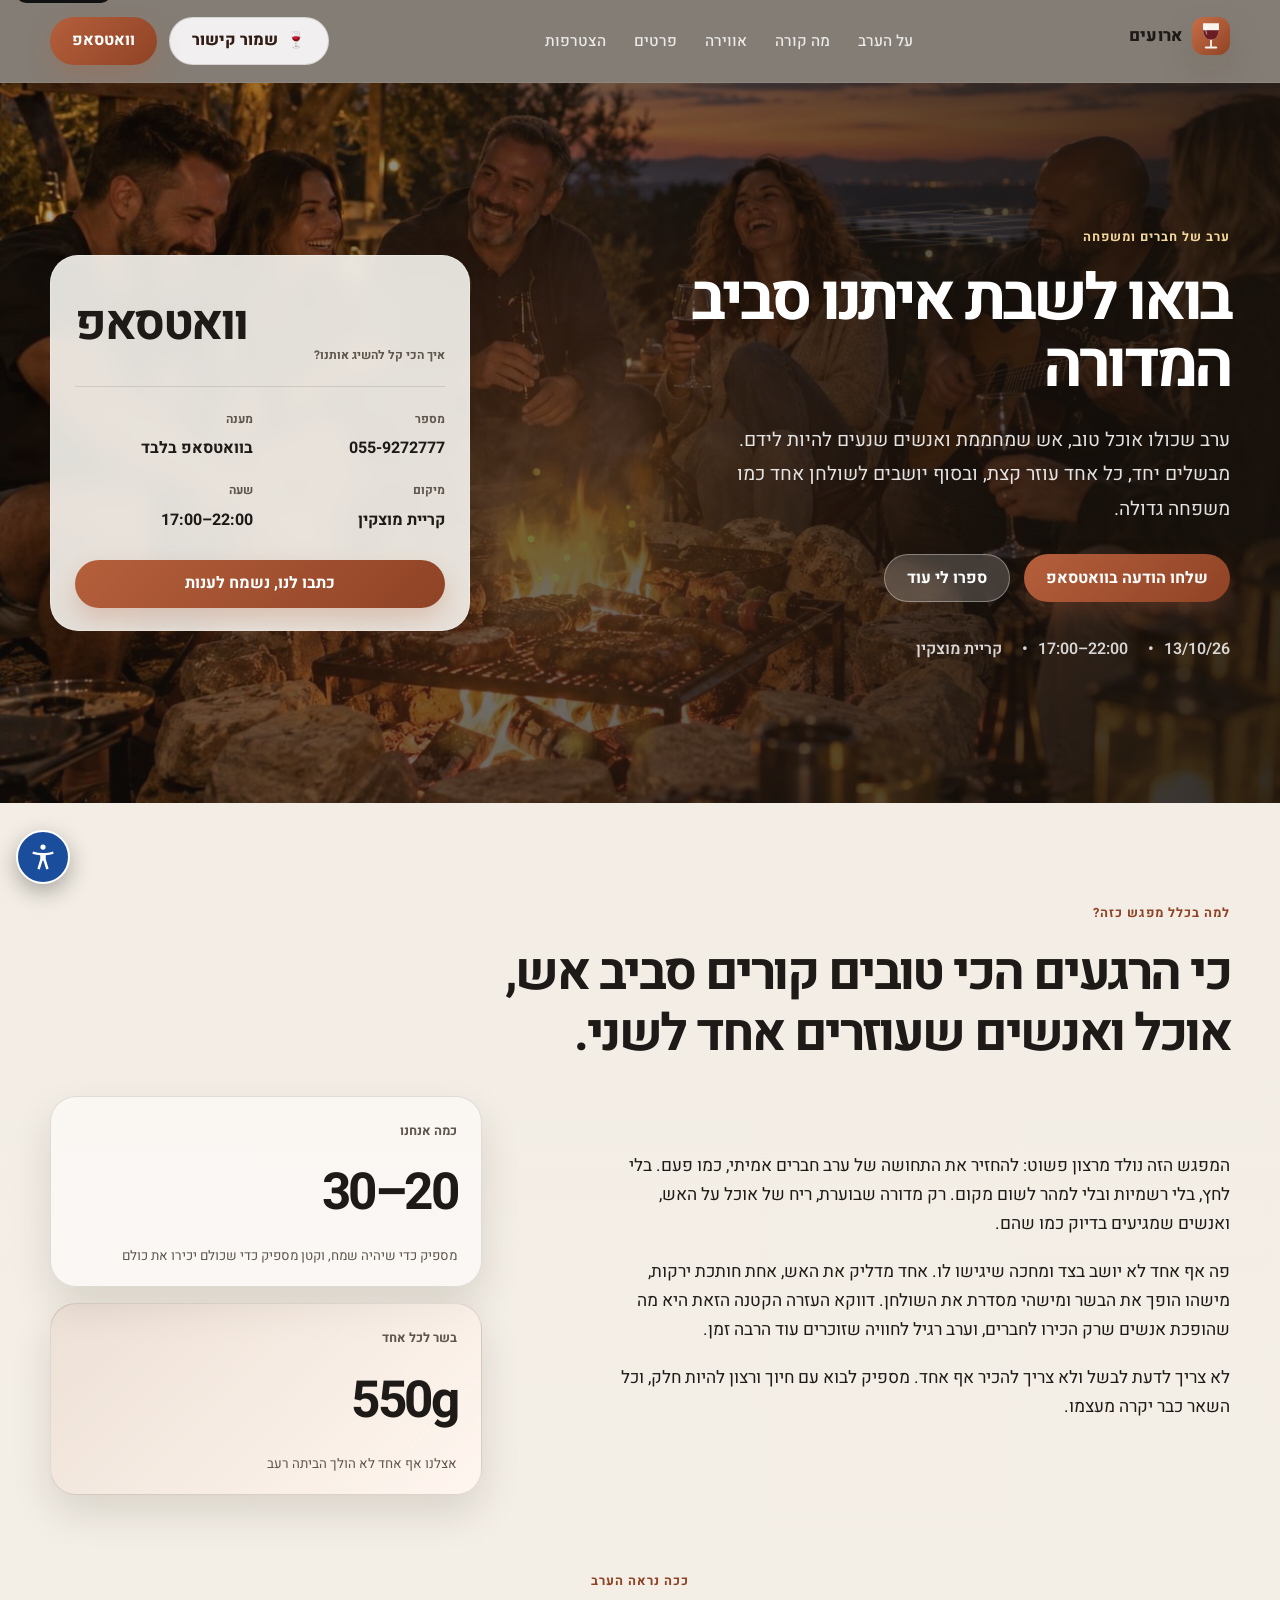
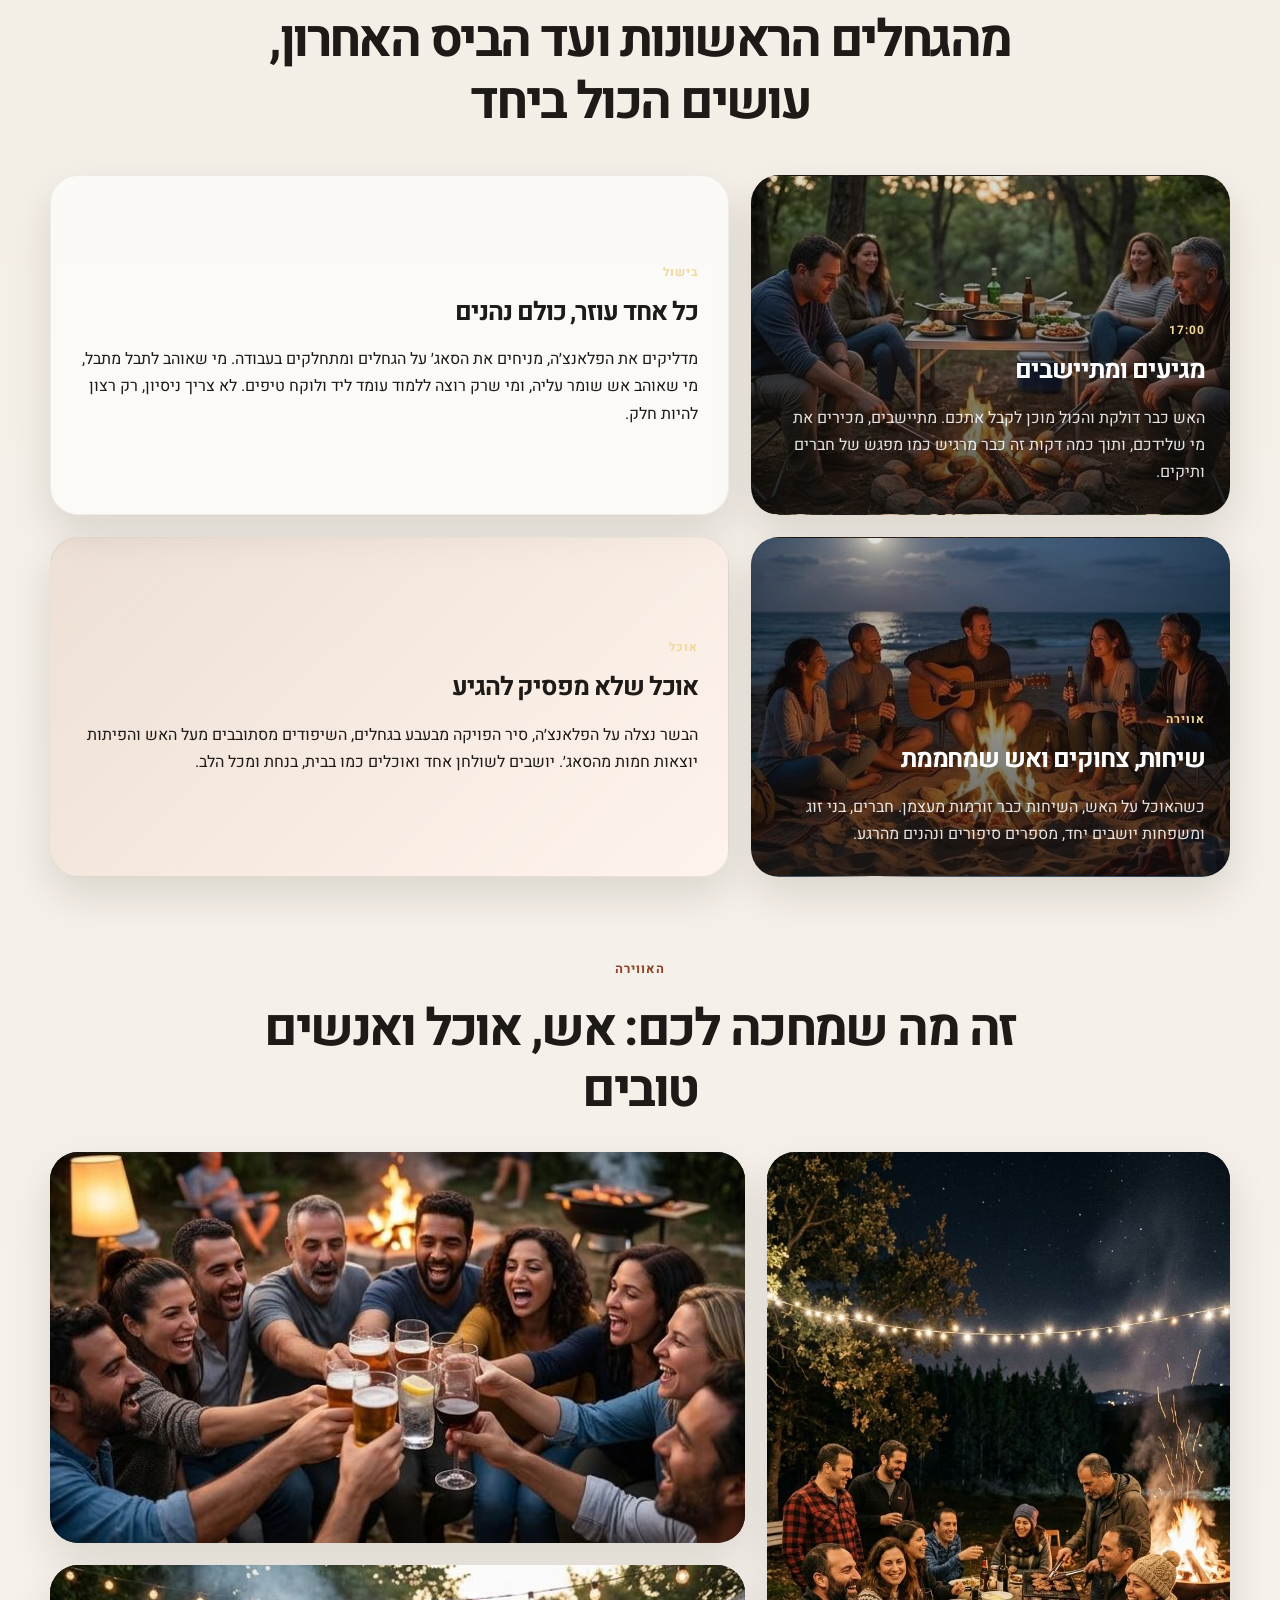
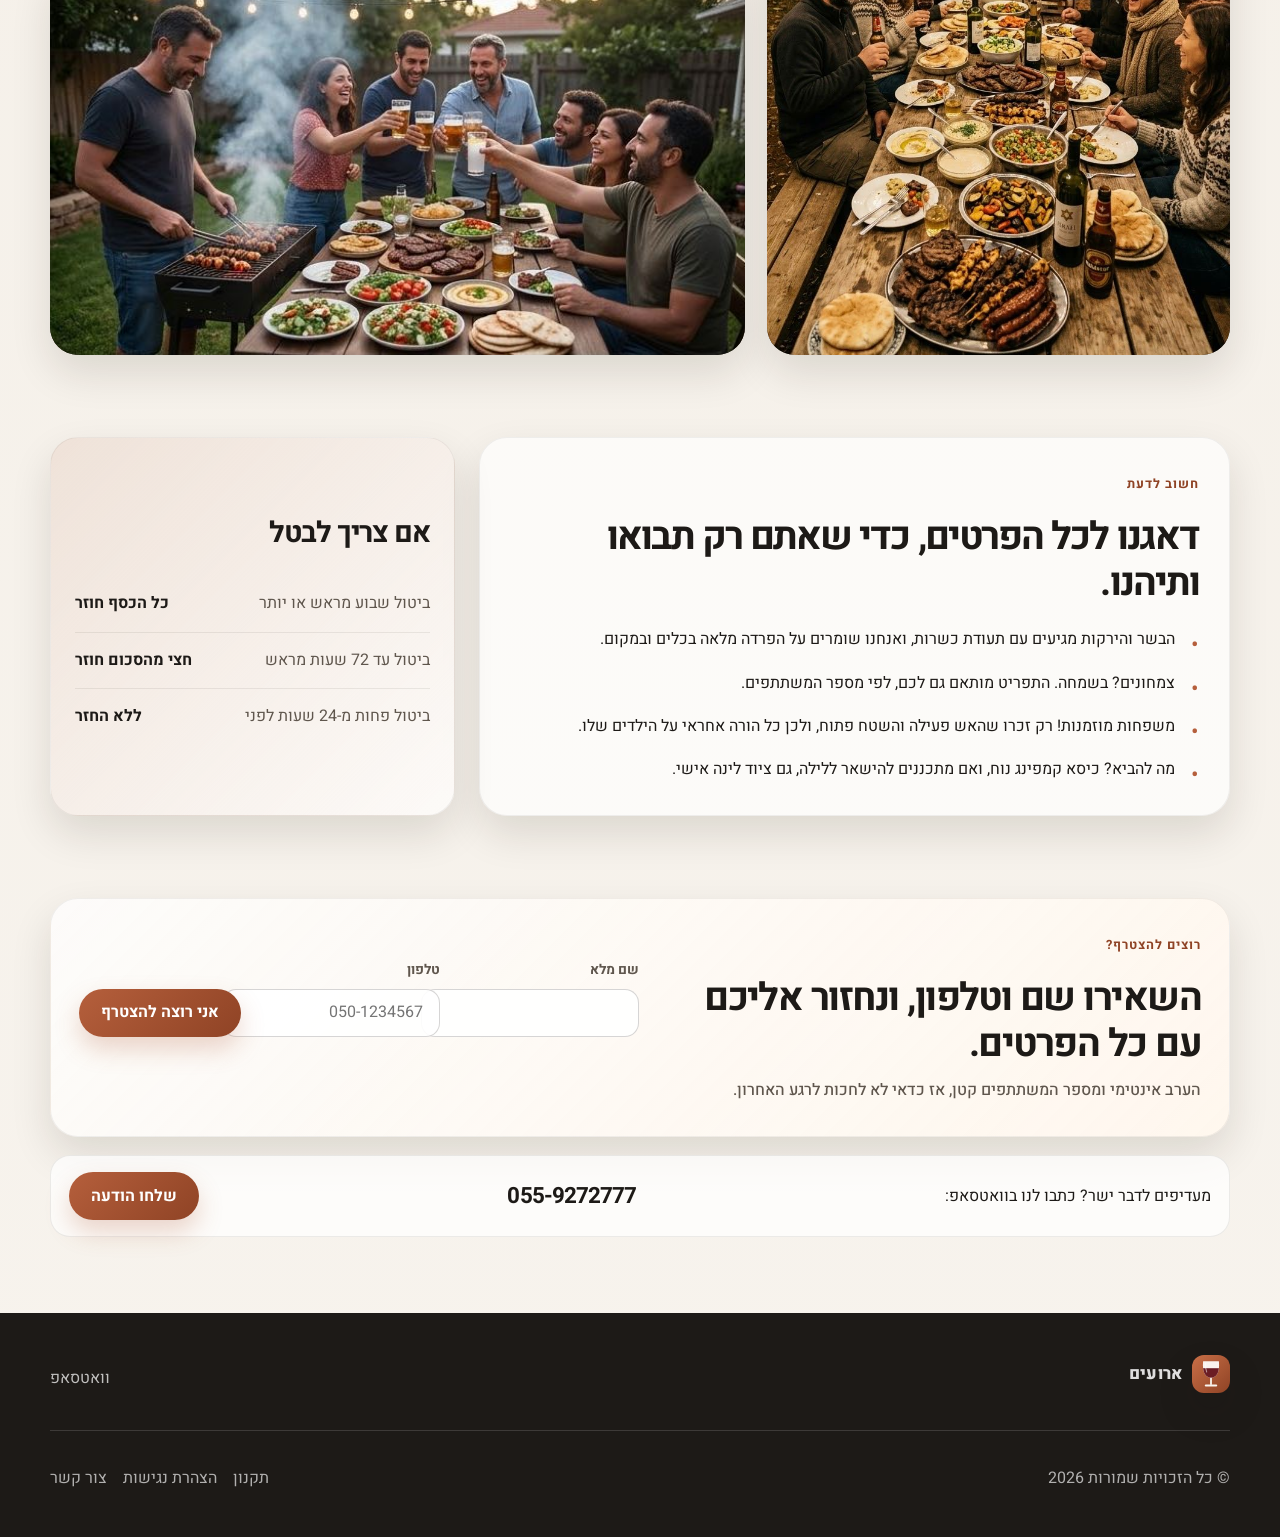
<file: index.html>
<!DOCTYPE html>
<html lang="he" dir="rtl">
  <head>
    <meta charset="UTF-8" />
    <meta name="viewport" content="width=device-width, initial-scale=1.0" />
    <title>ערב אוכל וחברים סביב המדורה | ארועים</title>
    <meta
      name="description"
      content="ערב חם של אוכל, אש ואנשים טובים. מבשלים יחד סביב המדורה, כל אחד עוזר קצת, וכולם יוצאים שבעים ומחוברים. 13/10/26, קריית מוצקין."
    />
    <link rel="icon" href="icons/favicon.svg" type="image/svg+xml" />
    <link rel="icon" href="icons/favicon-32.png" sizes="32x32" type="image/png" />
    <link rel="apple-touch-icon" href="icons/apple-touch-icon.png" />
    <link rel="manifest" href="site.webmanifest" />
    <meta name="theme-color" content="#b55f3c" />
    <meta name="application-name" content="ארועים" />
    <meta name="apple-mobile-web-app-title" content="ארועים" />
    <meta property="og:type" content="website" />
    <meta property="og:site_name" content="ארועים" />
    <meta property="og:locale" content="he_IL" />
    <meta property="og:url" content="https://eruyim.online/" />
    <meta property="og:title" content="ארועים – ערב אוכל וחברים סביב המדורה" />
    <meta property="og:description" content="מבשלים יחד סביב המדורה, צוחקים, אוכלים ונהנים כמו משפחה אחת. 13/10/26, 17:00–22:00, קריית מוצקין." />
    <meta property="og:image" content="https://eruyim.online/icons/og-image.png" />
    <meta property="og:image:width" content="1200" />
    <meta property="og:image:height" content="630" />
    <meta name="twitter:card" content="summary_large_image" />
    <link rel="preconnect" href="https://fonts.googleapis.com" />
    <link rel="preconnect" href="https://fonts.gstatic.com" crossorigin />
    <link
      href="https://fonts.googleapis.com/css2?family=Heebo:wght@400;500;700;800;900&display=swap"
      rel="stylesheet"
    />
    <link rel="stylesheet" href="styles.css?v=3" />
    <script src="accessibility.js?v=3"></script>
  </head>
  <body id="top">
    <a class="skip-link" href="#main-content">דלג לתוכן</a>
    <div class="page-shell">
      <header class="site-header">
        <div class="container header-inner">
          <div class="brand-wrap">
            <a href="#top" class="brand" aria-label="ארועים – חזרה לראש העמוד">
              <img class="brand-mark" src="icons/favicon.svg" alt="" width="38" height="38" />
              <span class="brand-text">ארועים</span>
            </a>
          </div>

          <nav class="main-nav" aria-label="תפריט ניווט">
            <a href="#about">על הערב</a>
            <a href="#experience">מה קורה</a>
            <a href="#gallery">אווירה</a>
            <a href="#details">פרטים</a>
            <a href="#join">הצטרפות</a>
          </nav>

          <div class="header-actions">
            <button type="button" class="btn btn-secondary" data-save-link aria-label="שמור את הקישור ותקבל סמל כוס יין">
              <span aria-hidden="true">🍷</span>
              <span class="save-link-text">שמור קישור</span>
            </button>
            <a href="https://wa.me/972559272777" target="_blank" rel="noreferrer" aria-label="פנה באמצעות וואטסאפ" class="btn btn-primary">וואטסאפ</a>
          </div>
        </div>
      </header>

      <main id="main-content">
        <section class="hero">
          <!-- הסצנה בנויה בקואורדינטות של התמונה המקורית (1370x1148), ו-scene.js מתאים אותה לגודל האזור -->
          <div class="hero-scene" aria-hidden="true">
            <div class="scene-drift">
              <img class="scene-photo" src="images/fire-circle.jpg" alt="" width="1370" height="1148" />
              <div class="scene-glow"></div>
              <div class="scene-sea"></div>
              <span class="scene-bulb" style="--x: 372px; --y: 10px; --d: 0s"></span>
              <span class="scene-bulb" style="--x: 495px; --y: 42px; --d: -1.3s"></span>
              <span class="scene-bulb" style="--x: 670px; --y: 66px; --d: -2.1s"></span>
              <span class="scene-bulb" style="--x: 862px; --y: 74px; --d: -0.6s"></span>
              <span class="scene-bulb" style="--x: 1048px; --y: 66px; --d: -3.2s"></span>
              <span class="scene-bulb" style="--x: 1203px; --y: 44px; --d: -1.8s"></span>
              <span class="scene-bulb" style="--x: 1328px; --y: 10px; --d: -2.7s"></span>
              <span class="scene-bulb small" style="--x: 277px; --y: 168px; --d: -0.9s"></span>
              <span class="scene-candle"></span>
              <span class="scene-glint" style="--x: 404px; --y: 428px; --d: 0s"></span>
              <span class="scene-glint" style="--x: 741px; --y: 424px; --d: -2.4s"></span>
              <span class="scene-glint" style="--x: 1074px; --y: 548px; --d: -4.6s"></span>
              <canvas class="scene-fire" width="1370" height="1148"></canvas>
            </div>
          </div>
          <div class="hero-overlay"></div>
          <div class="container hero-inner">
            <div class="hero-copy">
              <span class="eyebrow">ערב של חברים ומשפחה</span>
              <h1>בואו לשבת איתנו סביב המדורה</h1>
              <p>
                ערב שכולו אוכל טוב, אש שמחממת ואנשים שנעים להיות לידם. מבשלים יחד, כל אחד
                עוזר קצת, ובסוף יושבים לשולחן אחד כמו משפחה גדולה.
              </p>

              <div class="hero-actions">
                <a href="https://wa.me/972559272777" target="_blank" rel="noreferrer" aria-label="שליחת הודעה בוואטסאפ" class="btn btn-primary">שלחו הודעה בוואטסאפ</a>
                <a href="#about" class="btn btn-light">ספרו לי עוד</a>
              </div>

              <ul class="hero-meta" aria-label="פרטי האירוע">
                <li>13/10/26</li>
                <li><span dir="ltr">17:00–22:00</span></li>
                <li>קריית מוצקין</li>
              </ul>
            </div>

            <aside class="hero-card" id="ticket">
              <div class="ticket-price">
                <span class="ticket-label">איך הכי קל להשיג אותנו?</span>
                <strong>וואטסאפ</strong>
              </div>

              <div class="ticket-grid">
                <div>
                  <span class="small-label">מספר</span>
                  <p>055-9272777</p>
                </div>
                <div>
                  <span class="small-label">מענה</span>
                  <p>בוואטסאפ בלבד</p>
                </div>
                <div>
                  <span class="small-label">מיקום</span>
                  <p>קריית מוצקין</p>
                </div>
                <div>
                  <span class="small-label">שעה</span>
                  <p><span dir="ltr">17:00–22:00</span></p>
                </div>
              </div>

              <a href="https://wa.me/972559272777" target="_blank" rel="noreferrer" aria-label="שיחה איתנו בוואטסאפ" class="btn btn-primary btn-block">כתבו לנו, נשמח לענות</a>
            </aside>
          </div>
        </section>

        <section class="intro container" id="about">
          <div class="section-header" data-reveal>
            <span class="eyebrow eyebrow-dark">למה בכלל מפגש כזה?</span>
            <h2>כי הרגעים הכי טובים קורים סביב אש, אוכל ואנשים שעוזרים אחד לשני.</h2>
          </div>

          <div class="split-layout" data-reveal>
            <div class="text-block">
              <p>
                המפגש הזה נולד מרצון פשוט: להחזיר את התחושה של ערב חברים אמיתי, כמו פעם.
                בלי לחץ, בלי רשמיות ובלי למהר לשום מקום. רק מדורה שבוערת, ריח של אוכל על
                האש, ואנשים שמגיעים בדיוק כמו שהם.
              </p>
              <p>
                פה אף אחד לא יושב בצד ומחכה שיגישו לו. אחד מדליק את האש, אחת חותכת ירקות,
                מישהו הופך את הבשר ומישהי מסדרת את השולחן. דווקא העזרה הקטנה הזאת היא מה
                שהופכת אנשים שרק הכירו לחברים, וערב רגיל לחוויה שזוכרים עוד הרבה זמן.
              </p>
              <p>
                לא צריך לדעת לבשל ולא צריך להכיר אף אחד. מספיק לבוא עם חיוך ורצון להיות
                חלק, וכל השאר כבר יקרה מעצמו.
              </p>
            </div>

            <div class="feature-highlight">
              <div class="feature-box">
                <span>כמה אנחנו</span>
                <strong>20–30</strong>
                <small>מספיק כדי שיהיה שמח, וקטן מספיק כדי שכולם יכירו את כולם</small>
              </div>
              <div class="feature-box accent">
                <span>בשר לכל אחד</span>
                <strong>550g</strong>
                <small>אצלנו אף אחד לא הולך הביתה רעב</small>
              </div>
            </div>
          </div>
        </section>

        <section class="experience" id="experience">
          <div class="container">
            <div class="section-header center-header" data-reveal>
              <span class="eyebrow eyebrow-dark">ככה נראה הערב</span>
              <h2>מהגחלים הראשונות ועד הביס האחרון, עושים הכול ביחד</h2>
            </div>

            <div class="cards-grid">
              <article data-reveal class="experience-card image-card one">
                <div class="card-copy">
                  <span class="card-kicker">17:00</span>
                  <h3>מגיעים ומתיישבים</h3>
                  <p>
                    האש כבר דולקת והכול מוכן לקבל אתכם. מתיישבים, מכירים את מי שלידכם, ותוך
                    כמה דקות זה כבר מרגיש כמו מפגש של חברים ותיקים.
                  </p>
                </div>
              </article>

              <article data-reveal class="experience-card text-card">
                <span class="card-kicker">בישול</span>
                <h3>כל אחד עוזר, כולם נהנים</h3>
                <p>
                  מדליקים את הפלאנצ׳ה, מניחים את הסאג׳ על הגחלים ומתחלקים בעבודה. מי שאוהב לתבל
                  מתבל, מי שאוהב אש שומר עליה, ומי שרק רוצה ללמוד עומד ליד ולוקח טיפים. לא
                  צריך ניסיון, רק רצון להיות חלק.
                </p>
              </article>

              <article data-reveal class="experience-card image-card two">
                <div class="card-copy">
                  <span class="card-kicker">אווירה</span>
                  <h3>שיחות, צחוקים ואש שמחממת</h3>
                  <p>
                    כשהאוכל על האש, השיחות כבר זורמות מעצמן. חברים, בני זוג ומשפחות יושבים
                    יחד, מספרים סיפורים ונהנים מהרגע.
                  </p>
                </div>
              </article>

              <article data-reveal class="experience-card text-card accent-card">
                <span class="card-kicker">אוכל</span>
                <h3>אוכל שלא מפסיק להגיע</h3>
                <p>
                  הבשר נצלה על הפלאנצ׳ה, סיר הפויקה מבעבע בגחלים, השיפודים מסתובבים מעל האש
                  והפיתות יוצאות חמות מהסאג׳. יושבים לשולחן אחד ואוכלים כמו בבית, בנחת ומכל הלב.
                </p>
              </article>
            </div>
          </div>
        </section>

        <section class="gallery" id="gallery" aria-labelledby="gallery-title">
          <div class="container">
            <div class="section-header center-header" data-reveal>
              <span class="eyebrow eyebrow-dark">האווירה</span>
              <h2 id="gallery-title">זה מה שמחכה לכם: אש, אוכל ואנשים טובים</h2>
            </div>

            <div class="gallery-grid">
              <figure data-reveal class="gallery-item gallery-tall">
                <img
                  src="images/long-table.jpg"
                  alt="חברים סביב שולחן עץ ארוך עמוס בשרים, סלטים ופיתות, מתחת לשרשרת נורות ולצד מדורה בלילה"
                  width="768" height="1376" loading="lazy" decoding="async"
                />
              </figure>
              <figure data-reveal class="gallery-item">
                <img
                  src="images/cheers.jpg"
                  alt="קבוצת חברים מרימה כוסות ומשיקה לחיים בערב בחוץ"
                  width="685" height="381" loading="lazy" decoding="async"
                />
              </figure>
              <figure data-reveal class="gallery-item">
                <img
                  src="images/backyard-grill.jpg"
                  alt="חברים סביב גריל עשן ושולחן עמוס מנות בחצר מוארת בנורות"
                  width="685" height="381" loading="lazy" decoding="async"
                />
              </figure>
            </div>
          </div>
        </section>

        <section class="details" id="details">
          <div class="container details-wrap">
            <div class="info-panel">
              <span class="eyebrow eyebrow-dark">חשוב לדעת</span>
              <h2>דאגנו לכל הפרטים, כדי שאתם רק תבואו ותיהנו.</h2>

              <ul class="fact-list">
                <li>הבשר והירקות מגיעים עם תעודת כשרות, ואנחנו שומרים על הפרדה מלאה בכלים ובמקום.</li>
                <li>צמחונים? בשמחה. התפריט מותאם גם לכם, לפי מספר המשתתפים.</li>
                <li>משפחות מוזמנות! רק זכרו שהאש פעילה והשטח פתוח, ולכן כל הורה אחראי על הילדים שלו.</li>
                <li>מה להביא? כיסא קמפינג נוח, ואם מתכננים להישאר ללילה, גם ציוד לינה אישי.</li>
              </ul>
            </div>

            <div class="policy-panel">
              <h3>אם צריך לבטל</h3>
              <div class="policy-row">
                <span>ביטול שבוע מראש או יותר</span>
                <strong>כל הכסף חוזר</strong>
              </div>
              <div class="policy-row">
                <span>ביטול עד 72 שעות מראש</span>
                <strong>חצי מהסכום חוזר</strong>
              </div>
              <div class="policy-row">
                <span>ביטול פחות מ-24 שעות לפני</span>
                <strong>ללא החזר</strong>
              </div>
            </div>
          </div>
        </section>

        <section class="newsletter" id="join">
          <div class="container newsletter-inner">
            <div>
              <span class="eyebrow eyebrow-dark">רוצים להצטרף?</span>
              <h2>השאירו שם וטלפון, ונחזור אליכם עם כל הפרטים.</h2>
              <p class="newsletter-note">הערב אינטימי ומספר המשתתפים קטן, אז כדאי לא לחכות לרגע האחרון.</p>
            </div>

            <form class="signup-form" data-signup-form data-endpoint="" novalidate>
              <div class="field">
                <label for="signup-name">שם מלא</label>
                <input id="signup-name" name="name" type="text" autocomplete="name" required minlength="2" maxlength="80" />
              </div>
              <div class="field">
                <label for="signup-phone">טלפון</label>
                <input id="signup-phone" name="phone" type="tel" inputmode="tel" autocomplete="tel" dir="ltr" required placeholder="050-1234567" />
              </div>
              <div class="hp-field" aria-hidden="true">
                <label for="signup-website">אתר</label>
                <input id="signup-website" name="website" type="text" tabindex="-1" autocomplete="off" />
              </div>
              <button type="submit" class="btn btn-primary">אני רוצה להצטרף</button>
              <p class="form-status" role="status" aria-live="polite"></p>
            </form>
          </div>

          <div class="container">
            <div class="newsletter-form contact-box contact-box-wide" aria-label="יצירת קשר דרך וואטסאפ">
              <p>מעדיפים לדבר ישר? כתבו לנו בוואטסאפ:</p>
              <strong aria-label="מספר טלפון 0559272777">055-9272777</strong>
              <a href="https://wa.me/972559272777" target="_blank" rel="noreferrer" aria-label="שליחת הודעה בוואטסאפ" class="btn btn-primary">שלחו הודעה</a>
            </div>
          </div>
        </section>
      </main>

      <footer class="site-footer">
        <div class="container footer-inner">
          <div class="footer-brand">
            <a href="#top" class="brand" aria-label="ארועים – חזרה לראש העמוד">
              <img class="brand-mark" src="icons/favicon.svg" alt="" width="38" height="38" />
              <span class="brand-text">ארועים</span>
            </a>
          </div>

          <div class="socials" aria-label="יצירת קשר">
            <a href="https://wa.me/972559272777" target="_blank" rel="noreferrer" aria-label="פנייה אלינו בוואטסאפ">וואטסאפ</a>
          </div>
        </div>

        <div class="container footer-bottom">
          <p>© כל הזכויות שמורות 2026</p>
          <div class="footer-links">
            <a href="terms.html" aria-label="צפייה בתקנון האתר">תקנון</a>
            <a href="accessibility.html">הצהרת נגישות</a>
            <a href="https://wa.me/972559272777" target="_blank" rel="noreferrer" aria-label="צור קשר באמצעות וואטסאפ">צור קשר</a>
          </div>
        </div>
      </footer>
    </div>

    <script src="script.js?v=3"></script>
    <script src="scene.js?v=3"></script>
  </body>
</html>
</file>
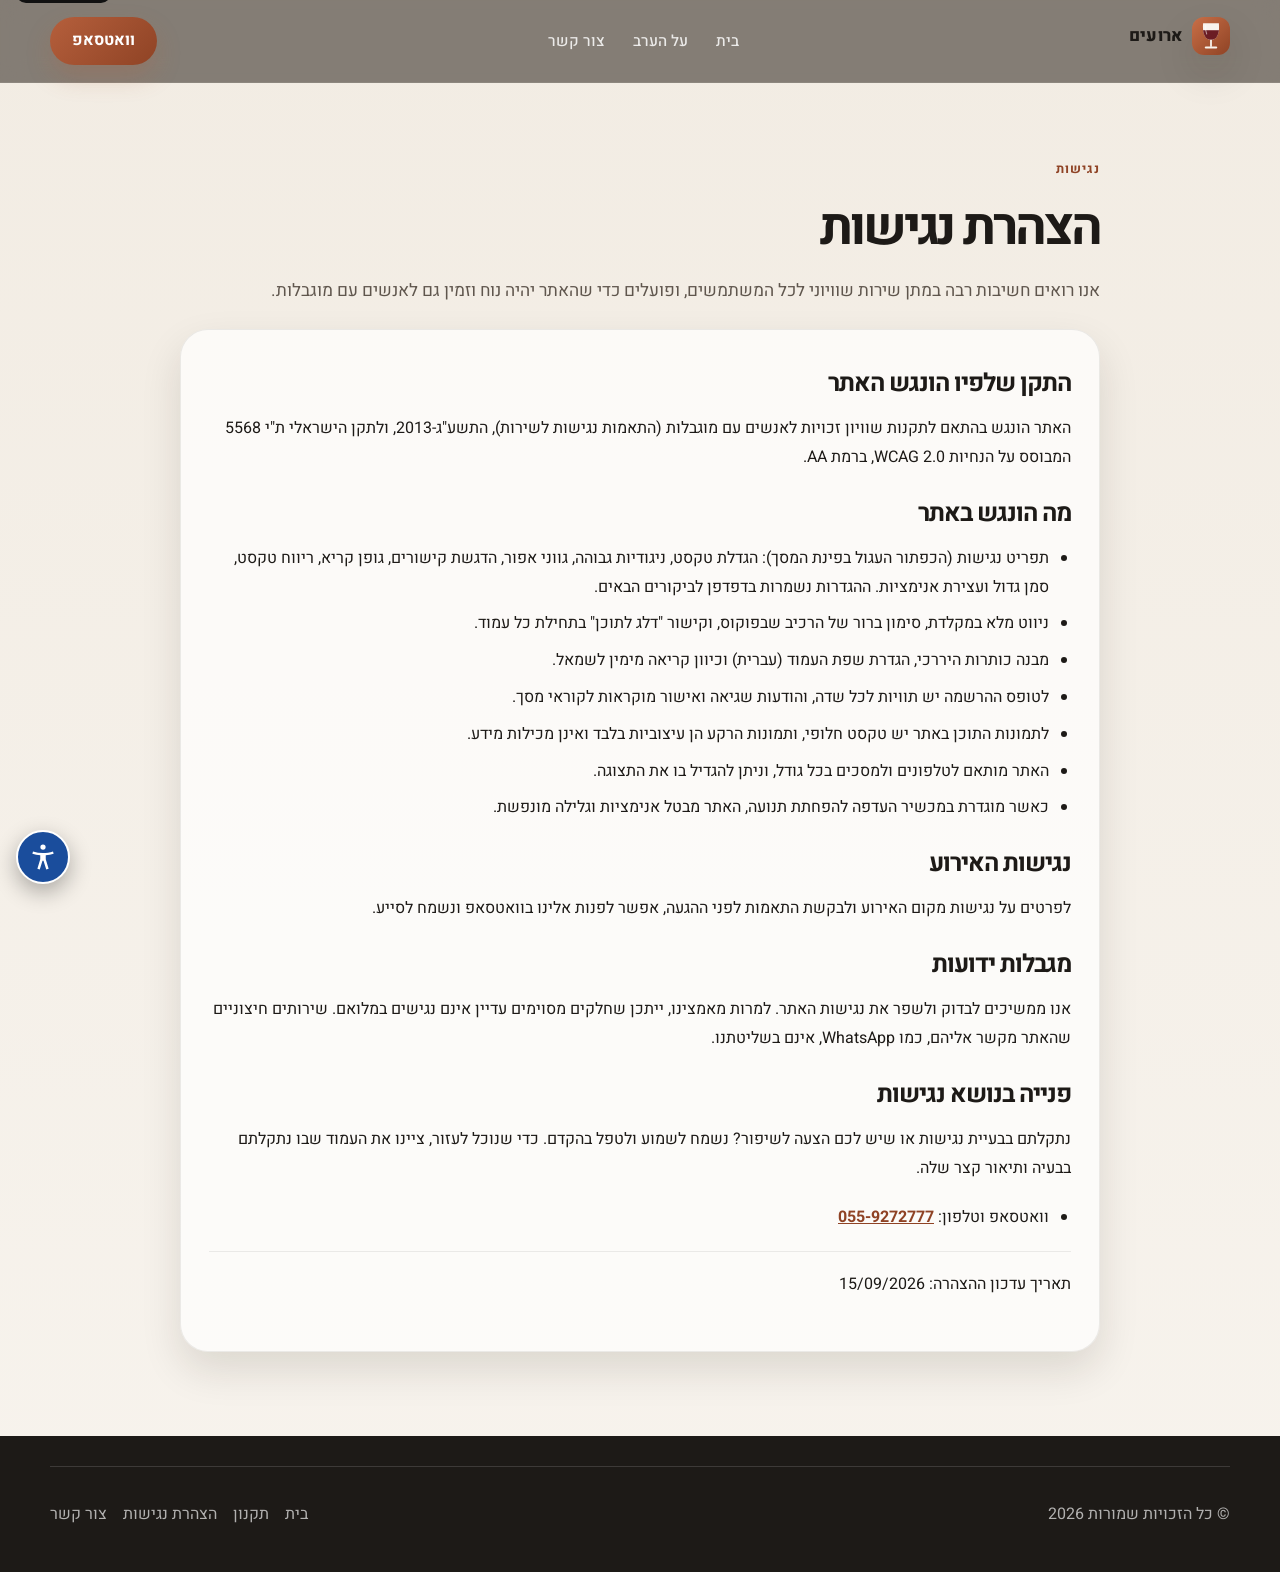
<file: accessibility.html>
<!DOCTYPE html>
<html lang="he" dir="rtl">
  <head>
    <meta charset="UTF-8" />
    <meta name="viewport" content="width=device-width, initial-scale=1.0" />
    <title>הצהרת נגישות | ארועים</title>
    <meta name="description" content="הצהרת הנגישות של אתר ארועים: מה הונגש באתר, מגבלות ידועות ודרכי פנייה בנושא נגישות." />
    <link rel="icon" href="icons/favicon.svg" type="image/svg+xml" />
    <link rel="icon" href="icons/favicon-32.png" sizes="32x32" type="image/png" />
    <link rel="apple-touch-icon" href="icons/apple-touch-icon.png" />
    <link rel="manifest" href="site.webmanifest" />
    <meta name="theme-color" content="#b55f3c" />
    <meta name="application-name" content="ארועים" />
    <meta name="apple-mobile-web-app-title" content="ארועים" />
    <link rel="preconnect" href="https://fonts.googleapis.com" />
    <link rel="preconnect" href="https://fonts.gstatic.com" crossorigin />
    <link
      href="https://fonts.googleapis.com/css2?family=Heebo:wght@400;500;700;800;900&display=swap"
      rel="stylesheet"
    />
    <link rel="stylesheet" href="styles.css" />
    <script src="accessibility.js"></script>
  </head>
  <body>
    <a class="skip-link" href="#main-content">דלג לתוכן</a>
    <div class="page-shell">
      <header class="site-header">
        <div class="container header-inner">
          <div class="brand-wrap">
            <a href="index.html" class="brand" aria-label="חזרה לעמוד הבית">
              <img class="brand-mark" src="icons/favicon.svg" alt="" width="38" height="38" />
              <span class="brand-text">ארועים</span>
            </a>
          </div>

          <nav class="main-nav" aria-label="תפריט עליון">
            <a href="index.html">בית</a>
            <a href="index.html#about">על הערב</a>
            <a href="index.html#join">צור קשר</a>
          </nav>

          <div class="header-actions">
            <a href="https://wa.me/972559272777" target="_blank" rel="noreferrer" class="btn btn-primary">וואטסאפ</a>
          </div>
        </div>
      </header>

      <main id="main-content" class="terms-page">
        <div class="container terms-wrap">
          <div class="terms-header">
            <span class="eyebrow eyebrow-dark">נגישות</span>
            <h1>הצהרת נגישות</h1>
            <p>
              אנו רואים חשיבות רבה במתן שירות שוויוני לכל המשתמשים, ופועלים כדי שהאתר יהיה נוח וזמין גם לאנשים עם
              מוגבלות.
            </p>
          </div>

          <article class="terms-card">
            <h2>התקן שלפיו הונגש האתר</h2>
            <p>
              האתר הונגש בהתאם לתקנות שוויון זכויות לאנשים עם מוגבלות (התאמות נגישות לשירות), התשע"ג-2013, ולתקן
              הישראלי ת"י 5568 המבוסס על הנחיות WCAG 2.0, ברמת AA.
            </p>

            <h2>מה הונגש באתר</h2>
            <ul>
              <li>
                תפריט נגישות (הכפתור העגול בפינת המסך): הגדלת טקסט, ניגודיות גבוהה, גווני אפור, הדגשת קישורים, גופן קריא,
                ריווח טקסט, סמן גדול ועצירת אנימציות. ההגדרות נשמרות בדפדפן לביקורים הבאים.
              </li>
              <li>ניווט מלא במקלדת, סימון ברור של הרכיב שבפוקוס, וקישור "דלג לתוכן" בתחילת כל עמוד.</li>
              <li>מבנה כותרות היררכי, הגדרת שפת העמוד (עברית) וכיוון קריאה מימין לשמאל.</li>
              <li>לטופס ההרשמה יש תוויות לכל שדה, והודעות שגיאה ואישור מוקראות לקוראי מסך.</li>
              <li>לתמונות התוכן באתר יש טקסט חלופי, ותמונות הרקע הן עיצוביות בלבד ואינן מכילות מידע.</li>
              <li>האתר מותאם לטלפונים ולמסכים בכל גודל, וניתן להגדיל בו את התצוגה.</li>
              <li>כאשר מוגדרת במכשיר העדפה להפחתת תנועה, האתר מבטל אנימציות וגלילה מונפשת.</li>
            </ul>

            <h2>נגישות האירוע</h2>
            <p>
              לפרטים על נגישות מקום האירוע ולבקשת התאמות לפני ההגעה, אפשר לפנות אלינו בוואטסאפ ונשמח לסייע.
            </p>

            <h2>מגבלות ידועות</h2>
            <p>
              אנו ממשיכים לבדוק ולשפר את נגישות האתר. למרות מאמצינו, ייתכן שחלקים מסוימים עדיין אינם נגישים במלואם. שירותים
              חיצוניים שהאתר מקשר אליהם, כמו WhatsApp, אינם בשליטתנו.
            </p>

            <h2>פנייה בנושא נגישות</h2>
            <p>
              נתקלתם בבעיית נגישות או שיש לכם הצעה לשיפור? נשמח לשמוע ולטפל בהקדם. כדי שנוכל לעזור, ציינו את העמוד שבו
              נתקלתם בבעיה ותיאור קצר שלה.
            </p>
            <ul>
              <li>
                וואטסאפ וטלפון:
                <a href="https://wa.me/972559272777" target="_blank" rel="noreferrer"><span dir="ltr">055-9272777</span></a>
              </li>
            </ul>

            <p class="legal-note">תאריך עדכון ההצהרה: 15/09/2026</p>
          </article>
        </div>
      </main>

      <footer class="site-footer">
        <div class="container footer-bottom">
          <p>© כל הזכויות שמורות 2026</p>
          <div class="footer-links">
            <a href="index.html">בית</a>
            <a href="terms.html">תקנון</a>
            <a href="accessibility.html" aria-current="page">הצהרת נגישות</a>
            <a href="https://wa.me/972559272777" target="_blank" rel="noreferrer">צור קשר</a>
          </div>
        </div>
      </footer>
    </div>
  </body>
</html>
</file>
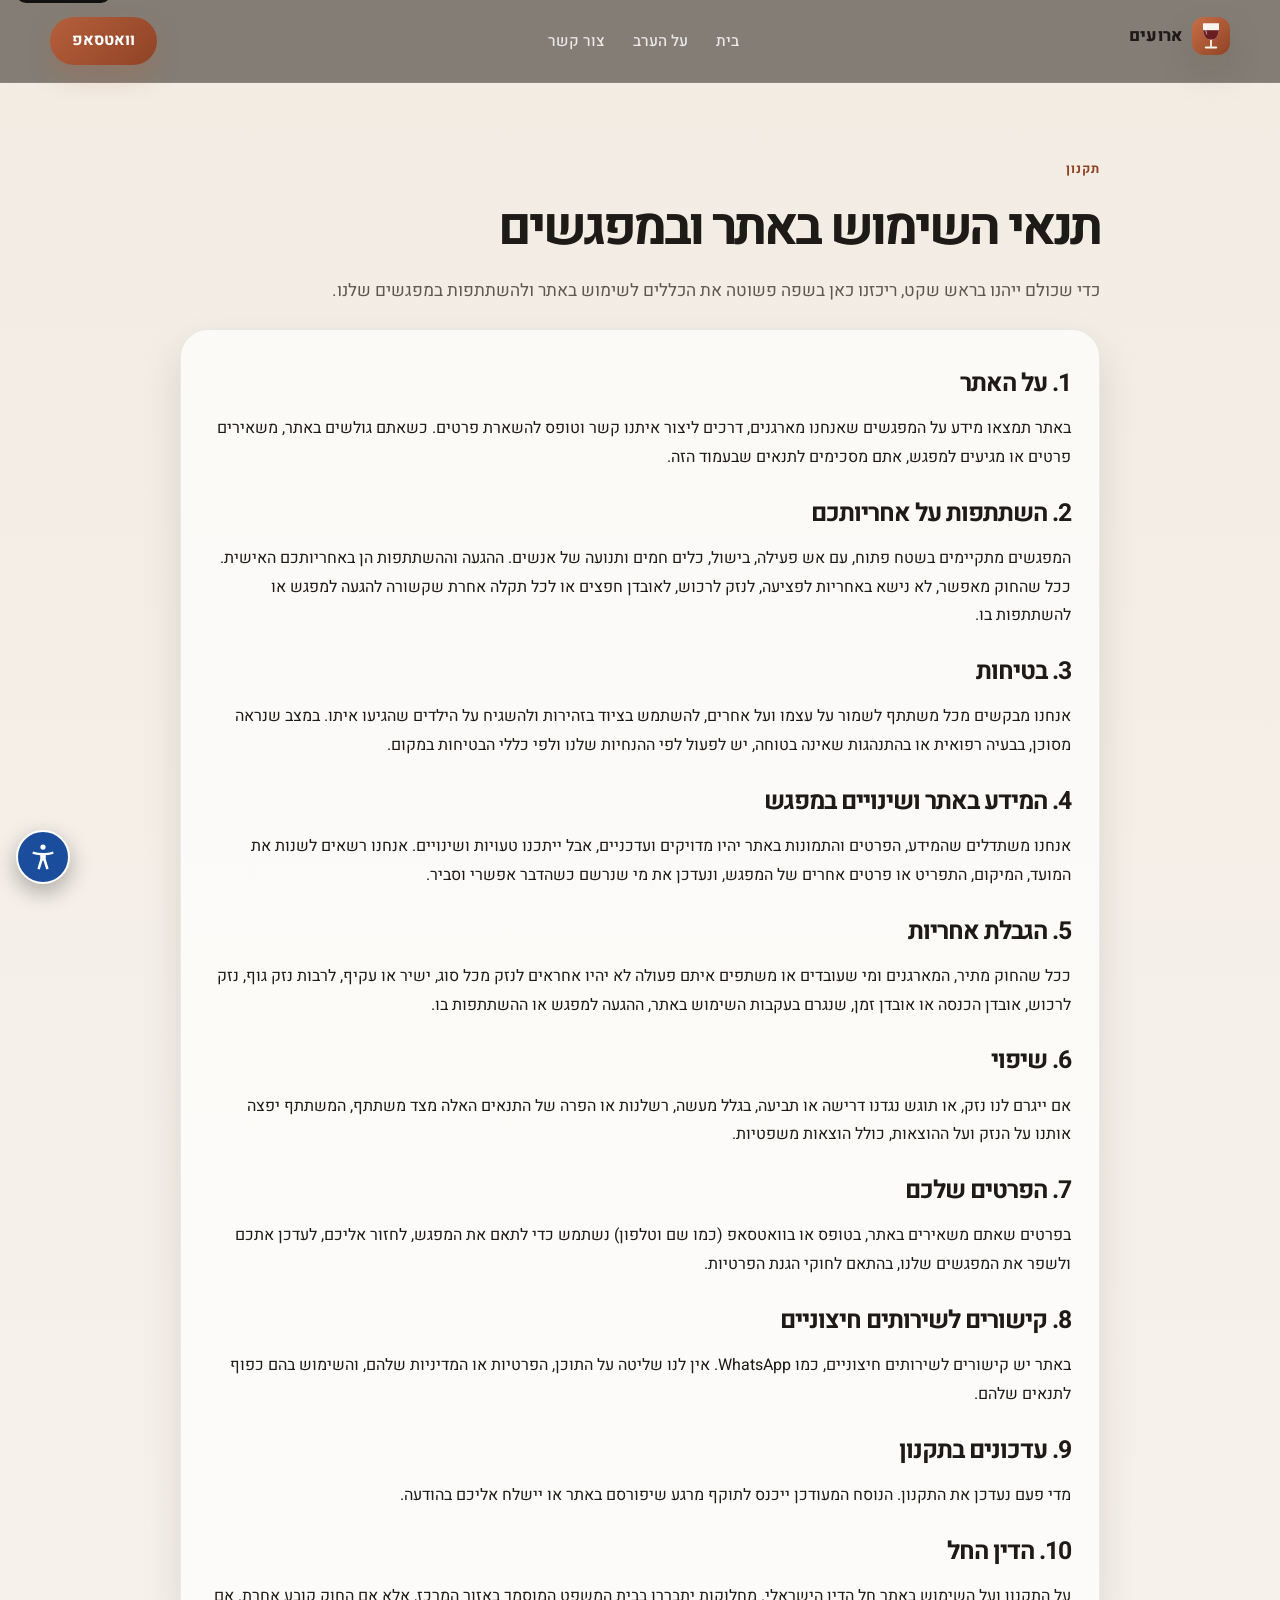
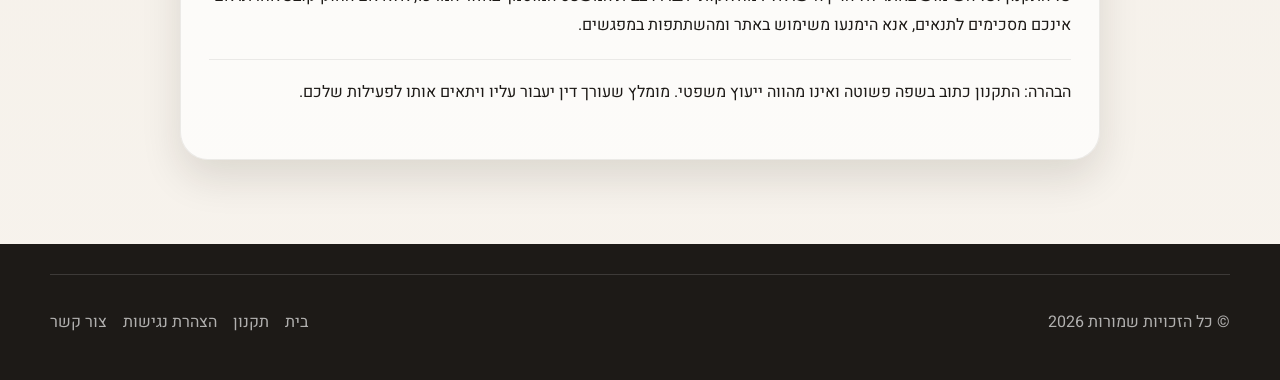
<file: terms.html>
<!DOCTYPE html>
<html lang="he" dir="rtl">
  <head>
    <meta charset="UTF-8" />
    <meta name="viewport" content="width=device-width, initial-scale=1.0" />
    <title>תקנון האתר | ארועים</title>
    <meta
      name="description"
      content="תנאי השימוש באתר ארועים וההשתתפות במפגשים: אחריות, בטיחות, פרטים אישיים ושינויים."
    />
    <link rel="icon" href="icons/favicon.svg" type="image/svg+xml" />
    <link rel="icon" href="icons/favicon-32.png" sizes="32x32" type="image/png" />
    <link rel="apple-touch-icon" href="icons/apple-touch-icon.png" />
    <link rel="manifest" href="site.webmanifest" />
    <meta name="theme-color" content="#b55f3c" />
    <meta name="application-name" content="ארועים" />
    <meta name="apple-mobile-web-app-title" content="ארועים" />
    <link rel="preconnect" href="https://fonts.googleapis.com" />
    <link rel="preconnect" href="https://fonts.gstatic.com" crossorigin />
    <link
      href="https://fonts.googleapis.com/css2?family=Heebo:wght@400;500;700;800;900&display=swap"
      rel="stylesheet"
    />
    <link rel="stylesheet" href="styles.css" />
    <script src="accessibility.js"></script>
  </head>
  <body>
    <a class="skip-link" href="#main-content">דלג לתוכן</a>
    <div class="page-shell">
      <header class="site-header">
        <div class="container header-inner">
          <div class="brand-wrap">
            <a href="index.html" class="brand" aria-label="חזרה לעמוד הבית">
              <img class="brand-mark" src="icons/favicon.svg" alt="" width="38" height="38" />
              <span class="brand-text">ארועים</span>
            </a>
          </div>

          <nav class="main-nav" aria-label="תפריט עליון">
            <a href="index.html">בית</a>
            <a href="index.html#about">על הערב</a>
            <a href="index.html#join">צור קשר</a>
          </nav>

          <div class="header-actions">
            <a href="https://wa.me/972559272777" target="_blank" rel="noreferrer" class="btn btn-primary">וואטסאפ</a>
          </div>
        </div>
      </header>

      <main id="main-content" class="terms-page">
        <div class="container terms-wrap">
          <div class="terms-header">
            <span class="eyebrow eyebrow-dark">תקנון</span>
            <h1>תנאי השימוש באתר ובמפגשים</h1>
            <p>כדי שכולם ייהנו בראש שקט, ריכזנו כאן בשפה פשוטה את הכללים לשימוש באתר ולהשתתפות במפגשים שלנו.</p>
          </div>

          <article class="terms-card">
            <h2>1. על האתר</h2>
            <p>
              באתר תמצאו מידע על המפגשים שאנחנו מארגנים, דרכים ליצור איתנו קשר וטופס להשארת פרטים. כשאתם גולשים באתר,
              משאירים פרטים או מגיעים למפגש, אתם מסכימים לתנאים שבעמוד הזה.
            </p>

            <h2>2. השתתפות על אחריותכם</h2>
            <p>
              המפגשים מתקיימים בשטח פתוח, עם אש פעילה, בישול, כלים חמים ותנועה של אנשים. ההגעה וההשתתפות הן באחריותכם
              האישית. ככל שהחוק מאפשר, לא נישא באחריות לפציעה, לנזק לרכוש, לאובדן חפצים או לכל תקלה אחרת שקשורה להגעה
              למפגש או להשתתפות בו.
            </p>

            <h2>3. בטיחות</h2>
            <p>
              אנחנו מבקשים מכל משתתף לשמור על עצמו ועל אחרים, להשתמש בציוד בזהירות ולהשגיח על הילדים שהגיעו איתו. במצב
              שנראה מסוכן, בבעיה רפואית או בהתנהגות שאינה בטוחה, יש לפעול לפי ההנחיות שלנו ולפי כללי הבטיחות במקום.
            </p>

            <h2>4. המידע באתר ושינויים במפגש</h2>
            <p>
              אנחנו משתדלים שהמידע, הפרטים והתמונות באתר יהיו מדויקים ועדכניים, אבל ייתכנו טעויות ושינויים. אנחנו רשאים
              לשנות את המועד, המיקום, התפריט או פרטים אחרים של המפגש, ונעדכן את מי שנרשם כשהדבר אפשרי וסביר.
            </p>

            <h2>5. הגבלת אחריות</h2>
            <p>
              ככל שהחוק מתיר, המארגנים ומי שעובדים או משתפים איתם פעולה לא יהיו אחראים לנזק מכל סוג, ישיר או עקיף, לרבות
              נזק גוף, נזק לרכוש, אובדן הכנסה או אובדן זמן, שנגרם בעקבות השימוש באתר, ההגעה למפגש או ההשתתפות בו.
            </p>

            <h2>6. שיפוי</h2>
            <p>
              אם ייגרם לנו נזק, או תוגש נגדנו דרישה או תביעה, בגלל מעשה, רשלנות או הפרה של התנאים האלה מצד משתתף, המשתתף
              יפצה אותנו על הנזק ועל ההוצאות, כולל הוצאות משפטיות.
            </p>

            <h2>7. הפרטים שלכם</h2>
            <p>
              בפרטים שאתם משאירים באתר, בטופס או בוואטסאפ (כמו שם וטלפון) נשתמש כדי לתאם את המפגש, לחזור אליכם, לעדכן
              אתכם ולשפר את המפגשים שלנו, בהתאם לחוקי הגנת הפרטיות.
            </p>

            <h2>8. קישורים לשירותים חיצוניים</h2>
            <p>
              באתר יש קישורים לשירותים חיצוניים, כמו WhatsApp. אין לנו שליטה על התוכן, הפרטיות או המדיניות שלהם, והשימוש
              בהם כפוף לתנאים שלהם.
            </p>

            <h2>9. עדכונים בתקנון</h2>
            <p>
              מדי פעם נעדכן את התקנון. הנוסח המעודכן ייכנס לתוקף מרגע שיפורסם באתר או יישלח אליכם בהודעה.
            </p>

            <h2>10. הדין החל</h2>
            <p>
              על התקנון ועל השימוש באתר חל הדין הישראלי. מחלוקות יתבררו בבית המשפט המוסמך באזור המרכז, אלא אם החוק קובע
              אחרת. אם אינכם מסכימים לתנאים, אנא הימנעו משימוש באתר ומהשתתפות במפגשים.
            </p>

            <p class="legal-note">
              הבהרה: התקנון כתוב בשפה פשוטה ואינו מהווה ייעוץ משפטי. מומלץ שעורך דין יעבור עליו ויתאים אותו לפעילות שלכם.
            </p>
          </article>
        </div>
      </main>

      <footer class="site-footer">
        <div class="container footer-bottom">
          <p>© כל הזכויות שמורות 2026</p>
          <div class="footer-links">
            <a href="index.html">בית</a>
            <a href="terms.html" aria-current="page">תקנון</a>
            <a href="accessibility.html">הצהרת נגישות</a>
            <a href="https://wa.me/972559272777" target="_blank" rel="noreferrer">צור קשר</a>
          </div>
        </div>
      </footer>
    </div>
  </body>
</html>
</file>
<file: styles.css>
:root {
  --bg: #f3efe8;
  --panel: #f9f4ee;
  --card: rgba(255, 255, 255, 0.7);
  --ink: #1d1a17;
  --muted: #5f564d;
  --sage: #4a6a52;
  --terracotta: #b55f3c;
  --terracotta-dark: #8f4325;
  --sand: #d7b580;
  --gold: #f2d79a;
  --line: rgba(29, 26, 23, 0.12);
  --shadow: 0 18px 40px rgba(35, 22, 10, 0.12);
}

* { box-sizing: border-box; }
html { scroll-behavior: smooth; }
body {
  margin: 0;
  font-family: "Heebo", sans-serif;
  background: var(--bg);
  color: var(--ink);
  line-height: 1.7;
}

:focus-visible {
  outline: 3px solid #1a4d9c;
  outline-offset: 3px;
}

.skip-link {
  position: absolute;
  left: 16px;
  top: -48px;
  background: #111;
  color: #fff;
  padding: 12px 16px;
  border-radius: 10px;
  z-index: 100;
  transition: top 0.2s ease;
}

.skip-link:focus {
  top: 16px;
}
a { color: inherit; text-decoration: none; }
button, input { font: inherit; }
.page-shell { min-height: 100vh; background: linear-gradient(180deg, #f2ece3 0%, #f7f3ed 100%); }
.container { width: min(1180px, calc(100% - 32px)); margin-inline: auto; }

.site-header {
  position: sticky; top: 0; z-index: 30;
  background: rgba(31, 23, 17, 0.52);
  backdrop-filter: blur(12px);
  border-bottom: 1px solid rgba(255, 255, 255, 0.08);
}
.header-inner {
  display: flex; align-items: center; justify-content: space-between; gap: 20px; min-height: 82px;
}
.brand { display: inline-flex; align-items: center; gap: 10px; font-weight: 800; letter-spacing: 0.01em; }
.brand-mark {
  width: 38px; height: 38px; display: inline-flex; align-items: center; justify-content: center;
  border-radius: 12px; background: linear-gradient(135deg, var(--terracotta), #d1885a); color: white;
  box-shadow: var(--shadow); font-size: 1.2rem;
}
img.brand-mark { display: block; background: none; }
.brand-text { font-size: 1.05rem; }
.main-nav {
  display: flex; align-items: center; gap: 28px; color: rgba(255, 255, 255, 0.84);
  font-size: 0.96rem; font-weight: 500;
}
.main-nav a { position: relative; }
.main-nav a::after {
  content: ""; position: absolute; inset-inline: 0; bottom: -8px; height: 2px;
  background: var(--terracotta); transform: scaleX(0); transform-origin: center; transition: transform 0.2s ease;
}
.main-nav a:hover::after, .main-nav a:focus-visible::after { transform: scaleX(1); }
.header-actions { display: flex; align-items: center; gap: 12px; }

.btn {
  display: inline-flex; align-items: center; justify-content: center; gap: 8px;
  min-height: 48px; border: 0; padding: 0 22px; border-radius: 999px; font-weight: 700; cursor: pointer;
  transition: transform 0.2s ease, box-shadow 0.2s ease, opacity 0.2s ease;
}
.btn:hover, .btn:focus-visible { transform: translateY(-1px); }
.btn-primary {
  background: linear-gradient(135deg, var(--terracotta), var(--terracotta-dark)); color: white;
  box-shadow: 0 12px 24px rgba(181, 95, 60, 0.25);
}
.btn-secondary {
  background: rgba(255, 255, 255, 0.5); border: 1px solid rgba(29, 26, 23, 0.08); color: var(--ink);
}
button[data-save-link] {
  background: rgba(255, 255, 255, 0.88);
  border: 1px solid rgba(29, 26, 23, 0.12);
  color: #311d16;
}
button[data-save-link] .save-link-text {
  font-weight: 800;
}
.btn-light {
  background: rgba(255, 255, 255, 0.18); border: 1px solid rgba(255, 255, 255, 0.35); color: white; backdrop-filter: blur(8px);
}
.btn-block { width: 100%; }

.hero { position: relative; overflow: hidden; isolation: isolate; background: #1f1712; }
/* 270deg: הצד הכהה מימין, מאחורי הטקסט בעמוד RTL */
.hero-overlay {
  position: absolute; inset: 0; z-index: 1;
  background:
    linear-gradient(180deg, rgba(18, 16, 14, 0.04), rgba(18, 16, 14, 0.28)),
    linear-gradient(270deg, rgba(25, 18, 12, 0.84), rgba(25, 18, 12, 0.56) 45%, rgba(25, 18, 12, 0.3));
}

/* הסצנה החיה: בלי JS התמונה פשוט ממלאת את האזור, ו-scene.js ממקם אותה ואת האפקטים בדיוק כמו background cover */
.hero-scene { position: absolute; inset: 0; z-index: 0; overflow: hidden; }
.scene-drift { position: absolute; inset: 0; }
.scene-photo { display: block; width: 100%; height: 100%; object-fit: cover; }
.scene-glow, .scene-sea, .scene-bulb, .scene-candle, .scene-glint, .scene-fire { display: none; }

.hero-scene.is-live { inset: auto; top: 0; left: 0; width: 1370px; height: 1148px; transform-origin: 0 0; }
.hero-scene.is-live .scene-drift { transform-origin: 600px 700px; animation: scene-drift 18s ease-in-out infinite alternate; }
.hero-scene.is-live .scene-photo { width: 1370px; height: 1148px; }
.hero-scene.is-live :is(.scene-glow, .scene-sea, .scene-bulb, .scene-candle, .scene-glint, .scene-fire) { display: block; position: absolute; pointer-events: none; }
.scene-fire { inset: 0; width: 1370px; height: 1148px; }

/* אור האש שמרצד על הפנים והאבנים */
.scene-glow {
  left: 100px; top: 260px; width: 1000px; height: 840px; mix-blend-mode: screen;
  background: radial-gradient(closest-side, rgba(255, 150, 60, 0.5), rgba(255, 110, 40, 0.2) 55%, rgba(255, 90, 30, 0) 100%);
  animation: fire-glow 2.6s steps(1, end) infinite;
}
/* הים בין העצים: פסי אור שזזים לאט והמים נושמים */
.scene-sea {
  left: 880px; top: 312px; width: 260px; height: 54px; mix-blend-mode: screen; opacity: 1;
  -webkit-mask-image: radial-gradient(ellipse 50% 50% at 50% 55%, #000 55%, transparent 100%);
  mask-image: radial-gradient(ellipse 50% 50% at 50% 55%, #000 55%, transparent 100%);
  background:
    repeating-linear-gradient(176deg, rgba(255, 214, 170, 0) 0 5px, rgba(255, 214, 170, 0.55) 6px, rgba(255, 214, 170, 0) 8px),
    repeating-linear-gradient(183deg, rgba(190, 210, 255, 0) 0 7px, rgba(190, 210, 255, 0.4) 8px, rgba(190, 210, 255, 0) 11px);
  background-size: 140px 22px, 180px 30px;
  animation: sea-waves 5s linear infinite, sea-breathe 3.5s ease-in-out infinite alternate;
}
.scene-bulb, .scene-glint {
  left: var(--x); top: var(--y); width: 110px; height: 110px; margin: -55px 0 0 -55px; border-radius: 50%;
  mix-blend-mode: screen;
}
.scene-bulb {
  background: radial-gradient(closest-side, rgba(255, 236, 180, 0.85), rgba(255, 200, 110, 0.25) 45%, rgba(255, 190, 90, 0) 100%);
  animation: bulb-twinkle 2.8s ease-in-out var(--d) infinite;
}
.scene-bulb.small { width: 44px; height: 44px; margin: -22px 0 0 -22px; }
.scene-candle {
  left: 1190px; top: 880px; width: 150px; height: 170px; border-radius: 50%; mix-blend-mode: screen;
  background: radial-gradient(closest-side, rgba(255, 220, 140, 0.9), rgba(255, 170, 70, 0.3) 50%, rgba(255, 160, 60, 0) 100%);
  animation: candle-flicker 1.7s steps(1, end) infinite;
}
/* ניצוץ קטן על כוסות היין, כאילו מרימים לחיים */
.scene-glint {
  width: 90px; height: 90px; margin: -45px 0 0 -45px; opacity: 0;
  background:
    radial-gradient(closest-side, rgba(255, 255, 255, 0.95), rgba(255, 255, 255, 0) 30%),
    linear-gradient(90deg, transparent 46%, rgba(255, 245, 220, 0.9) 50%, transparent 54%) center / 100% 2px no-repeat,
    linear-gradient(0deg, transparent 46%, rgba(255, 245, 220, 0.9) 50%, transparent 54%) center / 2px 100% no-repeat;
  animation: glass-glint 4.5s ease-in-out var(--d) infinite;
}

@keyframes scene-drift { from { transform: scale(1); } to { transform: scale(1.09) translate(-10px, -8px); } }
@keyframes fire-glow {
  0% { opacity: 0.7; } 12% { opacity: 1; } 21% { opacity: 0.45; } 33% { opacity: 0.95; } 46% { opacity: 0.55; }
  58% { opacity: 1; } 67% { opacity: 0.6; } 79% { opacity: 0.9; } 90% { opacity: 0.4; }
}
@keyframes candle-flicker { 0% { opacity: 0.8; } 18% { opacity: 1; } 35% { opacity: 0.65; } 52% { opacity: 0.95; } 71% { opacity: 0.75; } 86% { opacity: 1; } }
@keyframes sea-waves { from { background-position: 0 0, 0 0; } to { background-position: 140px 3px, -180px -2px; } }
@keyframes sea-breathe { from { opacity: 0.45; transform: scaleY(0.9); } to { opacity: 1; transform: scaleY(1.1); } }
@keyframes bulb-twinkle { 0%, 100% { opacity: 0.2; transform: scale(0.7); } 50% { opacity: 1; transform: scale(1.2); } }
@keyframes glass-glint {
  0%, 70%, 100% { opacity: 0; transform: scale(0.4) rotate(0deg); }
  80% { opacity: 1; transform: scale(1.2) rotate(30deg); }
  90% { opacity: 0; transform: scale(0.6) rotate(60deg); }
}

.hero-inner {
  position: relative; z-index: 2; display: grid; grid-template-columns: minmax(0, 1.3fr) minmax(280px, 420px);
  gap: 40px; align-items: center; min-height: 720px; padding-block: 70px;
}
.hero-copy { max-width: 620px; color: white; }
.eyebrow {
  display: inline-block; font-size: 0.8rem; font-weight: 700; letter-spacing: 0.08em; text-transform: uppercase;
  color: var(--gold); margin-bottom: 18px;
}
.eyebrow-dark { color: var(--terracotta-dark); }
.hero-copy h1 {
  margin: 0; font-size: clamp(2.8rem, 5vw, 5.1rem); line-height: 1.05; letter-spacing: -0.06em;
}
.hero-copy p {
  margin: 22px 0 0; max-width: 520px; font-size: 1.2rem; line-height: 1.8; color: rgba(255, 255, 255, 0.88);
}
.hero-actions { display: flex; flex-wrap: wrap; gap: 14px; margin-top: 28px; }
.hero-meta {
  list-style: none; padding: 0; margin: 34px 0 0; display: flex; flex-wrap: wrap; gap: 18px;
  color: rgba(255, 255, 255, 0.82); font-weight: 600;
}
.hero-meta li { position: relative; padding-inline-end: 18px; }
.hero-meta li:not(:last-child)::after { content: "•"; position: absolute; inset-inline-end: 2px; top: 0; }

.hero-card {
  background: rgba(248, 245, 240, 0.9); border: 1px solid rgba(255, 255, 255, 0.25); border-radius: 28px;
  padding: 28px 24px 22px; box-shadow: var(--shadow); backdrop-filter: blur(10px);
}
.ticket-price {
  display: flex; align-items: end; justify-content: space-between; gap: 18px;
  padding-bottom: 20px; border-bottom: 1px solid var(--line);
}
.ticket-label { display: block; color: var(--muted); font-size: 0.75rem; font-weight: 700; }
.ticket-price strong { font-size: clamp(2rem, 4vw, 3rem); letter-spacing: -0.05em; }
.ticket-grid {
  display: grid; grid-template-columns: repeat(2, minmax(0, 1fr)); gap: 18px 14px; padding: 22px 0 26px;
}
.small-label { display: block; color: var(--muted); font-size: 0.75rem; margin-bottom: 6px; font-weight: 700; }
.ticket-grid p { margin: 0; font-weight: 700; }

.intro { padding-top: 96px; padding-bottom: 30px; }
.section-header { max-width: 760px; margin-bottom: 30px; }
.section-header h2 {
  margin: 0; font-size: clamp(2rem, 4vw, 3.2rem); line-height: 1.2; letter-spacing: -0.05em;
}
.center-header { text-align: center; margin-inline: auto; }
.split-layout { display: grid; grid-template-columns: 1.5fr 0.9fr; gap: 28px; align-items: center; }
.text-block { font-size: 1.08rem; color: var(--ink); }
.text-block p { margin: 0 0 18px; max-width: 620px; }
.feature-highlight { display: grid; gap: 16px; }
.feature-box {
  background: rgba(255, 255, 255, 0.55); border: 1px solid var(--line); border-radius: 26px;
  padding: 24px 24px 18px; box-shadow: var(--shadow);
}
.feature-box.accent { background: linear-gradient(135deg, rgba(181, 95, 60, 0.09), rgba(255, 246, 239, 0.95)); }
.feature-box span { display: block; color: var(--muted); font-size: 0.8rem; font-weight: 700; }
.feature-box strong { display: block; margin-top: 8px; font-size: clamp(2.3rem, 4vw, 3.2rem); letter-spacing: -0.05em; }
.feature-box small { display: block; color: var(--muted); margin-top: 8px; }

.experience { padding-block: 42px 78px; }
.cards-grid { margin-top: 42px; display: grid; grid-template-columns: repeat(12, minmax(0, 1fr)); gap: 22px; }
.experience-card {
  position: relative; overflow: hidden; border-radius: 28px; min-height: 340px; box-shadow: var(--shadow);
  border: 1px solid rgba(29, 26, 23, 0.06);
}
.image-card { grid-column: span 5; display: flex; align-items: end; background-size: cover; background-position: center; }
.image-card.one {
  background-image:
    linear-gradient(180deg, rgba(18, 15, 12, 0.12), rgba(18, 15, 12, 0.72)),
    url("images/forest-cooking.jpg");
}
.image-card.two {
  background-image:
    linear-gradient(180deg, rgba(18, 15, 12, 0.12), rgba(18, 15, 12, 0.72)),
    url("images/beach-guitar.jpg");
}
.card-copy { padding: 24px 24px 28px; color: white; }
.card-kicker {
  display: inline-block; color: var(--gold); font-weight: 700; letter-spacing: 0.08em; text-transform: uppercase;
  margin-bottom: 8px; font-size: 0.74rem;
}
.card-copy h3, .text-card h3 { margin: 0 0 12px; font-size: clamp(1.5rem, 2vw, 2rem); letter-spacing: -0.04em; }
.card-copy p, .text-card p { margin: 0; color: rgba(255, 255, 255, 0.88); font-size: 1rem; }
.text-card {
  grid-column: span 7; background: rgba(255, 255, 255, 0.65); padding: 28px 30px; display: flex; flex-direction: column; justify-content: center;
}
.text-card p { color: var(--ink); }
.accent-card { background: linear-gradient(135deg, rgba(181, 95, 60, 0.1), rgba(255, 244, 236, 0.92)); }

.gallery { padding-bottom: 82px; }
.gallery-grid { display: grid; grid-template-columns: minmax(0, 0.8fr) minmax(0, 1.2fr); gap: 22px; }
.gallery-item {
  position: relative; margin: 0; overflow: hidden; border-radius: 28px; box-shadow: var(--shadow); background: #2a211b;
}
.gallery-item img { display: block; width: 100%; height: auto; aspect-ratio: 16 / 9; object-fit: cover; }
/* התמונה הגבוהה ממוקמת אבסולוטית כדי שהגובה המקורי שלה לא ימתח את השורות */
.gallery-tall { grid-row: span 2; min-height: 320px; }
.gallery-tall img { position: absolute; inset: 0; height: 100%; aspect-ratio: auto; }
/* תמונות האוכל והחברים נושמות לאט, ומתקרבות קצת כשעוברים עליהן */
.gallery-item img { transition: filter 0.5s ease; }
/* האש מצוירת מעל התמונה ונושמת איתה באותו קצב, כדי שתישאר צמודה למדורה */
.gallery-item :is(img, .fire-layer) { animation: photo-breathe 18s ease-in-out infinite alternate; }
.gallery-item:nth-child(2) :is(img, .fire-layer) { animation-delay: -6s; }
.gallery-item:nth-child(3) :is(img, .fire-layer) { animation-delay: -12s; }
.fire-layer { position: absolute; inset: 0; z-index: 1; width: 100%; height: 100%; pointer-events: none; }
.image-card .card-copy { position: relative; z-index: 2; }
.gallery-item:hover img { filter: saturate(1.15) brightness(1.05); }
.experience-card { transition: transform 0.45s ease, box-shadow 0.45s ease; }
.experience-card:hover, .reveal-ready .experience-card.is-visible:hover { transform: translateY(-6px); box-shadow: 0 26px 50px rgba(35, 22, 10, 0.2); }
@keyframes photo-breathe { from { transform: scale(1); } to { transform: scale(1.07); } }

/* חשיפה עדינה בגלילה – רק כש-JS פעיל, כדי שבלעדיו התוכן לא יוסתר */
.reveal-ready [data-reveal] { opacity: 0; transform: translateY(28px); transition: opacity 0.8s ease, transform 0.8s ease; }
.reveal-ready [data-reveal].is-visible { opacity: 1; transform: none; }

.details { padding-bottom: 82px; }
.details-wrap { display: grid; grid-template-columns: minmax(0, 1.3fr) minmax(280px, 0.7fr); gap: 24px; align-items: stretch; }
.info-panel, .policy-panel {
  background: rgba(255, 255, 255, 0.66); border: 1px solid rgba(29, 26, 23, 0.06); border-radius: 28px; box-shadow: var(--shadow);
}
.info-panel { padding: 32px 30px; }
.info-panel h2 { margin: 0 0 20px; font-size: clamp(2rem, 3vw, 2.6rem); line-height: 1.2; letter-spacing: -0.05em; }
.fact-list { list-style: none; margin: 0; padding: 0; display: grid; gap: 16px; }
.fact-list li { position: relative; padding-right: 24px; color: var(--ink); }
.fact-list li::before { content: "•"; position: absolute; right: 0; top: 0; color: var(--terracotta); font-size: 1.4rem; }

.policy-panel {
  padding: 30px 24px; display: flex; flex-direction: column; justify-content: center;
  background: linear-gradient(135deg, rgba(181, 95, 60, 0.1), rgba(253, 251, 249, 0.9));
}
.policy-panel h3 { margin: 0 0 18px; font-size: 1.8rem; letter-spacing: -0.04em; }
.policy-row {
  display: flex; justify-content: space-between; gap: 10px; padding: 14px 0; border-top: 1px solid rgba(29, 26, 23, 0.08);
}
.policy-row:first-of-type { border-top: 0; }
.policy-row span { color: var(--muted); }

.newsletter { padding-bottom: 76px; }
.newsletter-inner {
  background: linear-gradient(135deg, rgba(255, 255, 255, 0.7), rgba(255, 247, 238, 0.94));
  border: 1px solid rgba(29, 26, 23, 0.06); border-radius: 28px; box-shadow: var(--shadow);
  padding: 32px 28px; display: flex; align-items: center; justify-content: space-between; gap: 20px;
}
.newsletter-note { margin: 10px 0 0; color: var(--muted); font-weight: 500; }
.newsletter-inner h2 { margin: 0; font-size: clamp(1.8rem, 3vw, 2.5rem); line-height: 1.2; letter-spacing: -0.04em; }
.newsletter-form { display: flex; align-items: center; gap: 12px; min-width: min(100%, 500px); }
.contact-box {
  display: flex; align-items: center; justify-content: space-between; gap: 18px; padding: 16px 18px;
  border: 1px solid rgba(29, 26, 23, 0.08); border-radius: 20px; background: rgba(255, 255, 255, 0.72); min-width: min(100%, 460px);
}
.contact-box-wide { margin-top: 18px; }
.contact-box p, .contact-box strong { margin: 0; }

.signup-form {
  display: grid; grid-template-columns: repeat(2, minmax(0, 1fr)) auto; align-items: end; gap: 12px;
  min-width: min(100%, 560px);
}
.field { display: grid; gap: 6px; }
.field label { font-size: 0.85rem; font-weight: 700; color: var(--muted); }
.field input {
  min-height: 48px; padding: 0 16px; border-radius: 14px; border: 1px solid rgba(29, 26, 23, 0.18);
  background: rgba(255, 255, 255, 0.9); color: var(--ink);
}
.field input[dir="ltr"] { text-align: right; }
.field input[aria-invalid="true"] { border-color: #b3261e; }
.signup-form .btn:disabled { opacity: 0.6; cursor: wait; transform: none; }
.form-status { grid-column: 1 / -1; margin: 0; min-height: 1.7em; font-weight: 700; }
.form-status[data-type="error"] { color: #b3261e; }
.form-status[data-type="success"] { color: var(--sage); }
.hp-field {
  position: absolute; width: 1px; height: 1px; padding: 0; margin: -1px; overflow: hidden;
  clip: rect(0, 0, 0, 0); clip-path: inset(50%); white-space: nowrap; border: 0;
}
.contact-box strong { font-size: 1.4rem; letter-spacing: -0.04em; }

.site-footer { background: #1d1a17; color: rgba(255, 255, 255, 0.86); padding-top: 30px; }
.footer-inner, .footer-bottom { width: min(1180px, calc(100% - 32px)); margin-inline: auto; }
.footer-inner {
  display: flex; align-items: center; justify-content: space-between; gap: 18px; padding-block: 12px 28px;
}
.socials { display: flex; flex-wrap: wrap; gap: 18px; color: rgba(255, 255, 255, 0.72); }
.footer-bottom {
  display: flex; align-items: center; justify-content: space-between; gap: 16px; padding: 18px 0 28px;
  border-top: 1px solid rgba(255, 255, 255, 0.14); color: rgba(255, 255, 255, 0.66);
}
.footer-links { display: flex; flex-wrap: wrap; gap: 16px; }

.terms-page {
  padding: 72px 0 84px;
}

.terms-wrap {
  max-width: 920px;
}

.terms-header {
  margin-bottom: 24px;
}

.terms-header h1 {
  margin: 0;
  font-size: clamp(2.2rem, 4vw, 3.5rem);
  line-height: 1.15;
  letter-spacing: -0.06em;
}

.terms-header p {
  margin: 18px 0 0;
  font-size: 1.08rem;
  color: var(--muted);
}

.terms-card {
  background: rgba(255, 255, 255, 0.7);
  border: 1px solid rgba(29, 26, 23, 0.08);
  border-radius: 28px;
  padding: 32px 28px;
  box-shadow: var(--shadow);
}

.terms-card h2 {
  margin-top: 0;
  margin-bottom: 10px;
  font-size: 1.55rem;
  letter-spacing: -0.04em;
}

.terms-card p {
  margin: 0 0 20px;
  color: var(--ink);
  line-height: 1.8;
}

.terms-card ul { margin: 0 0 20px; padding-inline-start: 22px; line-height: 1.8; }
.terms-card li { margin-bottom: 8px; }
.terms-card a { color: var(--terracotta-dark); font-weight: 700; text-decoration: underline; }

.legal-note {
  margin-top: 24px;
  padding-top: 18px;
  border-top: 1px solid rgba(29, 26, 23, 0.08);
  color: var(--muted);
}

.sr-only {
  position: absolute; width: 1px; height: 1px; padding: 0; margin: -1px; overflow: hidden;
  clip: rect(0, 0, 0, 0); white-space: nowrap; border: 0;
}

/* כפתור ותפריט נגישות – גדלים ב-px כדי שהתפריט לא יגדל יחד עם הגדלת הטקסט */
.a11y-widget {
  position: fixed; left: 16px; bottom: max(16px, env(safe-area-inset-bottom)); z-index: 80;
  font-family: "Heebo", Arial, sans-serif; direction: rtl;
}
.a11y-toggle {
  width: 54px; height: 54px; padding: 0; border-radius: 50%; border: 2px solid #fff;
  display: grid; place-items: center; background: #1a4d9c; color: #fff; cursor: pointer;
  box-shadow: 0 8px 22px rgba(0, 0, 0, 0.3);
}
.a11y-toggle:hover { background: #143d7d; }
.a11y-widget :focus-visible { outline: 3px solid #1d1a17; outline-offset: 2px; box-shadow: 0 0 0 5px #fff; }
.a11y-panel {
  position: absolute; left: 0; bottom: 66px; width: min(330px, calc(100vw - 32px)); max-height: calc(100vh - 110px);
  overflow-y: auto; padding: 16px; background: #fff; color: #1d1a17; border: 1px solid rgba(0, 0, 0, 0.14);
  border-radius: 18px; box-shadow: 0 18px 42px rgba(0, 0, 0, 0.3); font-size: 15px; line-height: 1.4;
}
.a11y-panel[hidden] { display: none; }
.a11y-head { display: flex; align-items: center; justify-content: space-between; gap: 12px; margin-bottom: 12px; }
.a11y-head h2 { margin: 0; font-size: 19px; font-weight: 800; }
.a11y-close {
  width: 40px; height: 40px; border-radius: 50%; border: 1px solid rgba(0, 0, 0, 0.18);
  background: #f3efe8; color: #1d1a17; font-size: 24px; line-height: 1; cursor: pointer;
}
.a11y-font { display: grid; grid-template-columns: 1fr auto 1fr; align-items: center; gap: 8px; margin-bottom: 8px; }
.a11y-font-value { min-width: 48px; text-align: center; font-weight: 800; }
.a11y-grid { display: grid; grid-template-columns: repeat(2, minmax(0, 1fr)); gap: 8px; }
.a11y-btn {
  min-height: 48px; padding: 8px 10px; border-radius: 12px; border: 2px solid #d6cec2; background: #f9f6f1;
  color: #1d1a17; font: inherit; font-weight: 700; cursor: pointer;
}
.a11y-btn:hover { border-color: #1a4d9c; }
.a11y-btn[aria-pressed="true"] { background: #1a4d9c; border-color: #1a4d9c; color: #fff; }
.a11y-btn[aria-disabled="true"] { opacity: 0.45; cursor: not-allowed; }
.a11y-footer {
  display: flex; align-items: center; justify-content: space-between; gap: 10px;
  margin-top: 12px; padding-top: 12px; border-top: 1px solid rgba(0, 0, 0, 0.12);
}
.a11y-footer a { color: #1a4d9c; font-weight: 700; text-decoration: underline; }

/* מצבי תצוגה של תפריט הנגישות – חלים רק על תוכן העמוד, לא על התפריט עצמו */
.a11y-contrast .page-shell,
.a11y-contrast .page-shell *:not(img) {
  background: #000 !important; color: #fff !important; border-color: #fff !important;
  box-shadow: none !important; text-shadow: none !important; backdrop-filter: none !important;
}
.a11y-contrast .page-shell a,
.a11y-contrast .page-shell a *,
.a11y-contrast .page-shell button { color: #ff0 !important; }
.a11y-contrast .page-shell .btn,
.a11y-contrast .page-shell input { border: 2px solid #ff0 !important; }
.a11y-contrast .page-shell input::placeholder { color: #bbb !important; }
.a11y-contrast .hero-overlay { display: none !important; }
.a11y-contrast .hero-scene,
.a11y-contrast .fire-layer { display: none !important; }

.a11y-grayscale .page-shell { filter: grayscale(1); }

.a11y-links .page-shell a {
  text-decoration: underline !important; text-underline-offset: 4px; text-decoration-thickness: 2px;
  outline: 2px dashed currentColor; outline-offset: 3px;
}

.a11y-readable .page-shell,
.a11y-readable .page-shell * { font-family: Arial, "Segoe UI", sans-serif !important; letter-spacing: normal !important; }

.a11y-spacing .page-shell * {
  letter-spacing: 0.12em !important; word-spacing: 0.16em !important; line-height: 1.8 !important;
  overflow-wrap: anywhere;
}

.a11y-cursor,
.a11y-cursor * {
  cursor: url("data:image/svg+xml,%3Csvg xmlns='http://www.w3.org/2000/svg' width='48' height='48' viewBox='0 0 48 48'%3E%3Cpath d='M6 4v36l10-9 7 15 7-3-7-15h13z' fill='%23000' stroke='%23fff' stroke-width='3' stroke-linejoin='round'/%3E%3C/svg%3E") 6 4, auto !important;
}

.a11y-motion,
.a11y-motion *,
.a11y-motion *::before,
.a11y-motion *::after {
  animation: none !important; transition: none !important; scroll-behavior: auto !important;
}

@media (prefers-reduced-motion: reduce) {
  html { scroll-behavior: auto; }
  *, *::before, *::after {
    animation-duration: 0.01ms !important;
    animation-iteration-count: 1 !important;
    transition-duration: 0.01ms !important;
    scroll-behavior: auto !important;
  }
}

@media (max-width: 980px) {
  .main-nav, .header-actions { display: none; }
  .hero-inner, .split-layout, .details-wrap, .newsletter-inner { grid-template-columns: 1fr; display: grid; }
  .hero-inner { gap: 26px; min-height: auto; padding-block: 60px 46px; }
  .hero-copy { max-width: 100%; }
  .cards-grid { display: grid; grid-template-columns: 1fr; }
  .image-card, .text-card { grid-column: auto; }
  /* בטלפון התמונה מוצגת במלואה בראש האזור (1370x1148 → גובה 83.8vw) ונמוגה לרקע כהה מאחורי הטקסט */
  .hero-overlay { background: linear-gradient(180deg, rgba(31, 23, 18, 0) 44vw, rgba(31, 23, 18, 0.8) 70vw, #1f1712 83vw); }
  .hero-scene:not(.is-live) { bottom: auto; height: 83.8vw; }
  .hero-inner { padding-top: 62vw; }
  .hero-copy .eyebrow, .hero-copy h1, .hero-copy p { text-shadow: 0 2px 14px rgba(0, 0, 0, 0.65); }

  /* כרטיסי התמונה: התמונה (16:9) מלאה למעלה והטקסט מתחתיה על רקע כהה */
  .image-card {
    min-height: 0; padding-top: calc((100vw - 32px) * 0.556 - 60px);
    background-color: #231a14; background-size: 100% 100%, 100% auto; background-position: top; background-repeat: no-repeat;
  }
  .image-card.one {
    background-image:
      linear-gradient(180deg, rgba(35, 26, 20, 0) calc((100vw - 32px) * 0.556 - 120px), #231a14 calc((100vw - 32px) * 0.556)),
      url("images/forest-cooking.jpg");
  }
  .image-card.two {
    background-image:
      linear-gradient(180deg, rgba(35, 26, 20, 0) calc((100vw - 32px) * 0.556 - 120px), #231a14 calc((100vw - 32px) * 0.556)),
      url("images/beach-guitar.jpg");
  }

  .gallery-grid { grid-template-columns: 1fr; }
  /* min-height הוא גיבוי לדפדפנים ישנים בלי aspect-ratio, שבהם התמונה הגבוהה הייתה מתכווצת לגובה 0 */
  .gallery-tall { grid-row: auto; width: 100%; aspect-ratio: 4 / 5; min-height: 420px; max-height: 80vh; }
  .newsletter-inner { align-items: flex-start; }
  .newsletter-form { min-width: 100%; width: 100%; }
  .contact-box { flex-direction: column; align-items: flex-start; min-width: 100%; }
}
@media (max-width: 640px) {
  .site-header { position: relative; }
  .header-inner { min-height: 72px; }
  .brand-text { font-size: 0.95rem; }
  .hero-copy h1 { font-size: 2.6rem; }
  .hero-copy p { font-size: 1.05rem; }
  .hero-meta { gap: 10px 12px; }
  .newsletter-form { flex-direction: column; align-items: stretch; }
  .newsletter-form input, .newsletter-form button { width: 100%; }
  .signup-form { grid-template-columns: 1fr; }
  .footer-inner, .footer-bottom { flex-direction: column; align-items: flex-start; }
  /* מקום לכפתור הנגישות הצף, כדי שלא יסתיר את הקישורים בתחתית */
  .footer-bottom { padding-bottom: 96px; }
}
</file>
